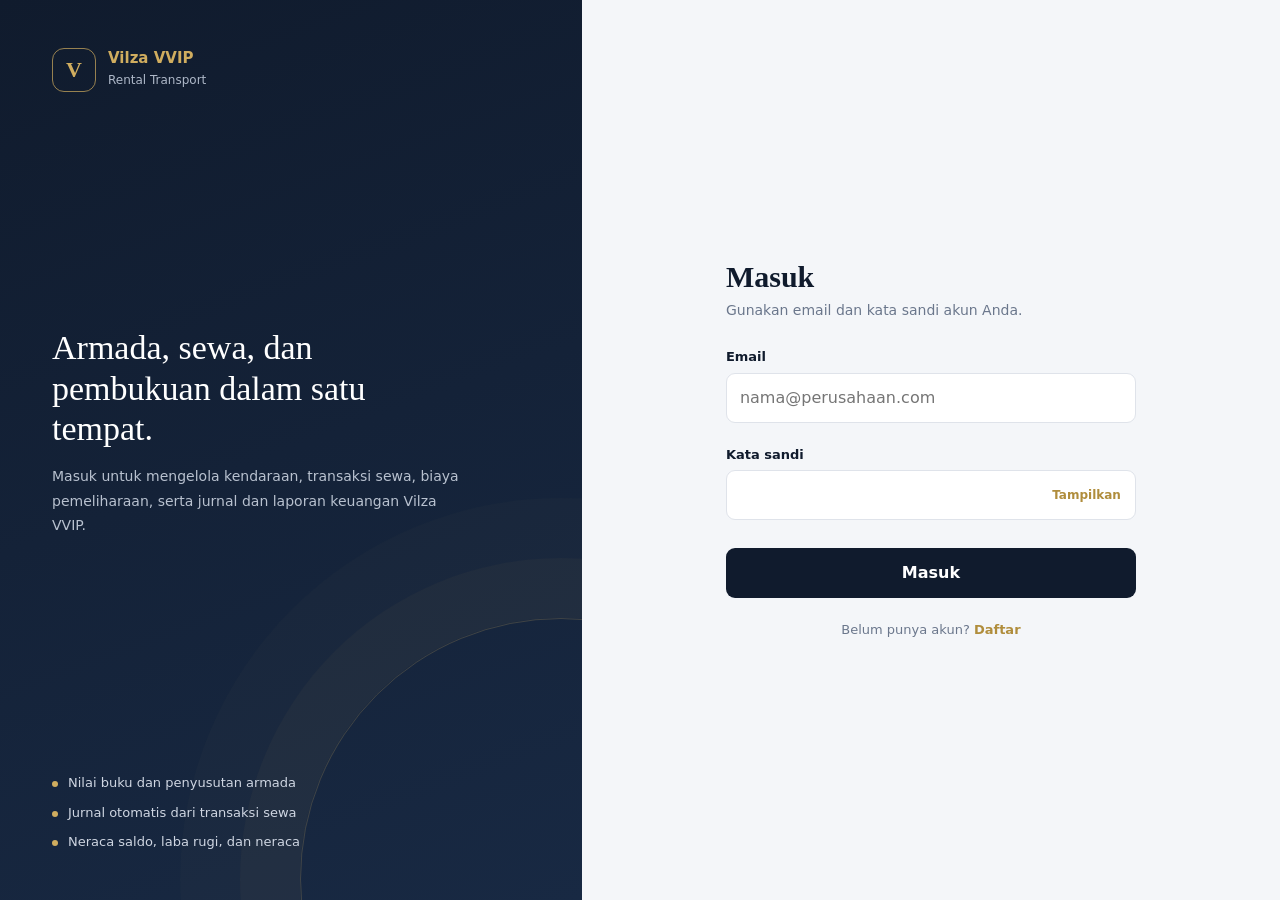
<file: index.html>
<!DOCTYPE html>
<html lang="id">
<head>
  <meta charset="UTF-8">
  <meta name="viewport" content="width=device-width, initial-scale=1">
  <meta name="theme-color" content="#101b2d">
  <title>Vilza VVIP Rental Transport - Dashboard</title>
  <link rel="stylesheet" href="style.css">
  <script src="auth.js"></script>
  <script>Auth.wajibMasuk();</script>
</head>
<body>
  <div id="splash" class="splash" aria-hidden="true">
    <div class="splash__glow"></div>
    <div class="splash__content">
      <div class="brand-mark">V</div>
      <div class="splash__eyebrow">VILZA VVIP</div>
      <h1>Rental Transport</h1>
      <p>Akuntansi persediaan armada</p>
      <div class="loader"><span></span></div>
    </div>
  </div>

  <aside class="sidebar">
    <div class="brand">
      <div class="brand__mark">V</div>
      <div>
        <h1>Vilza VVIP</h1>
        <p>Rental Transport</p>
      </div>
    </div>
    <div class="sidebar__label">Menu utama</div>
    <nav id="nav"></nav>
    <div class="sidebar__footer">
      <span class="status-dot"></span>
      <div class="user-meta">
        <strong id="userNama">Memuat...</strong>
        <small id="userRole"></small>
      </div>
      <button id="logoutBtn" class="logout" type="button">Keluar</button>
    </div>
  </aside>

  <main>
    <header class="topbar">
      <div>
        <div class="breadcrumb">VILZA VVIP / <span id="crumb">Dashboard</span></div>
        <h2 id="judul">Dashboard Armada</h2>
      </div>
      <div class="topbar__actions">
        <button id="refreshBtn" class="icon-button" title="Muat ulang data" aria-label="Muat ulang data">↻</button>
        <div class="avatar" id="avatar" title="Pengguna">V</div>
      </div>
    </header>
    <section id="app" aria-live="polite"></section>
  </main>

  <script src="script.js"></script>
  <script src="pembukuan.js"></script>
</body>
</html>
</file>
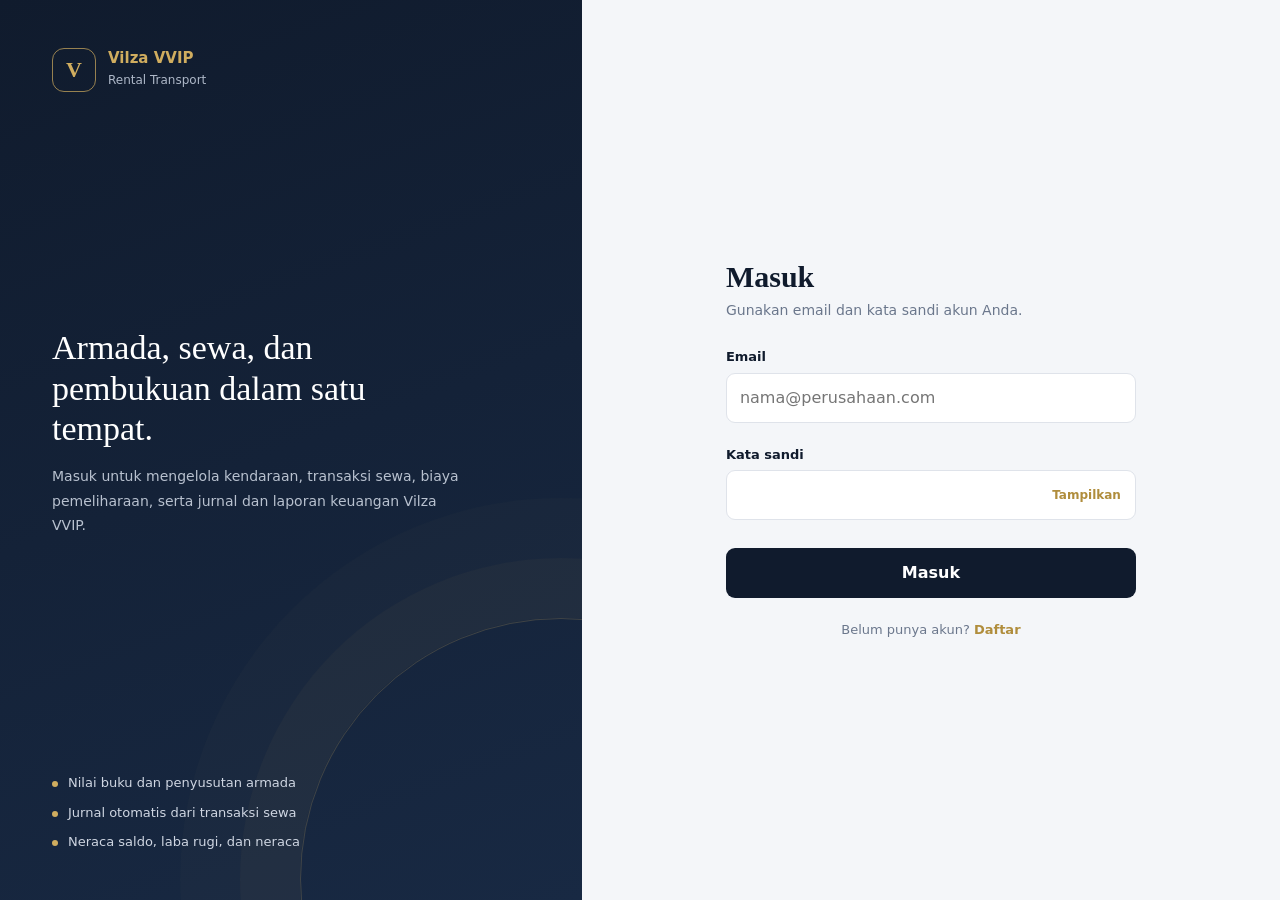
<file: login.html>
<!DOCTYPE html>
<html lang="id">
<head>
  <meta charset="UTF-8">
  <meta name="viewport" content="width=device-width, initial-scale=1">
  <meta name="theme-color" content="#101b2d">
  <title>Masuk - Vilza VVIP Rental Transport</title>
  <link rel="stylesheet" href="auth.css">
  <script src="auth.js"></script>
  <script>Auth.lewatiJikaMasuk();</script>
</head>
<body>
  <div class="auth">
    <aside class="auth__brand">
      <div class="auth__logo">
        <div class="auth__mark">V</div>
        <div><strong>Vilza VVIP</strong><span>Rental Transport</span></div>
      </div>
      <div class="auth__pesan">
        <h1>Armada, sewa, dan pembukuan dalam satu tempat.</h1>
        <p>Masuk untuk mengelola kendaraan, transaksi sewa, biaya pemeliharaan, serta jurnal dan laporan keuangan Vilza VVIP.</p>
      </div>
      <ul class="auth__fakta">
        <li>Nilai buku dan penyusutan armada</li>
        <li>Jurnal otomatis dari transaksi sewa</li>
        <li>Neraca saldo, laba rugi, dan neraca</li>
      </ul>
    </aside>

    <main class="auth__panel">
      <div class="auth__box">
        <h2>Masuk</h2>
        <p class="auth__sub">Gunakan email dan kata sandi akun Anda.</p>

        <form id="loginForm" novalidate>
          <div id="pesan" class="alert" role="alert" hidden></div>

          <div class="field">
            <label for="email">Email</label>
            <input id="email" name="email" type="email" autocomplete="email" inputmode="email" placeholder="nama@perusahaan.com" required>
            <div class="field__error" id="emailErr"></div>
          </div>

          <div class="field">
            <label for="sandi">Kata sandi</label>
            <div class="sandi">
              <input id="sandi" name="sandi" type="password" autocomplete="current-password" required>
              <button type="button" class="sandi__toggle" data-target="sandi" aria-controls="sandi">Tampilkan</button>
            </div>
            <div class="field__error" id="sandiErr"></div>
          </div>

          <button class="btn" id="kirim" type="submit">Masuk</button>
        </form>

        <p class="auth__alih">Belum punya akun? <a href="signup.html">Daftar</a></p>
      </div>
    </main>
  </div>
  <script src="auth-page.js"></script>
</body>
</html>
</file>
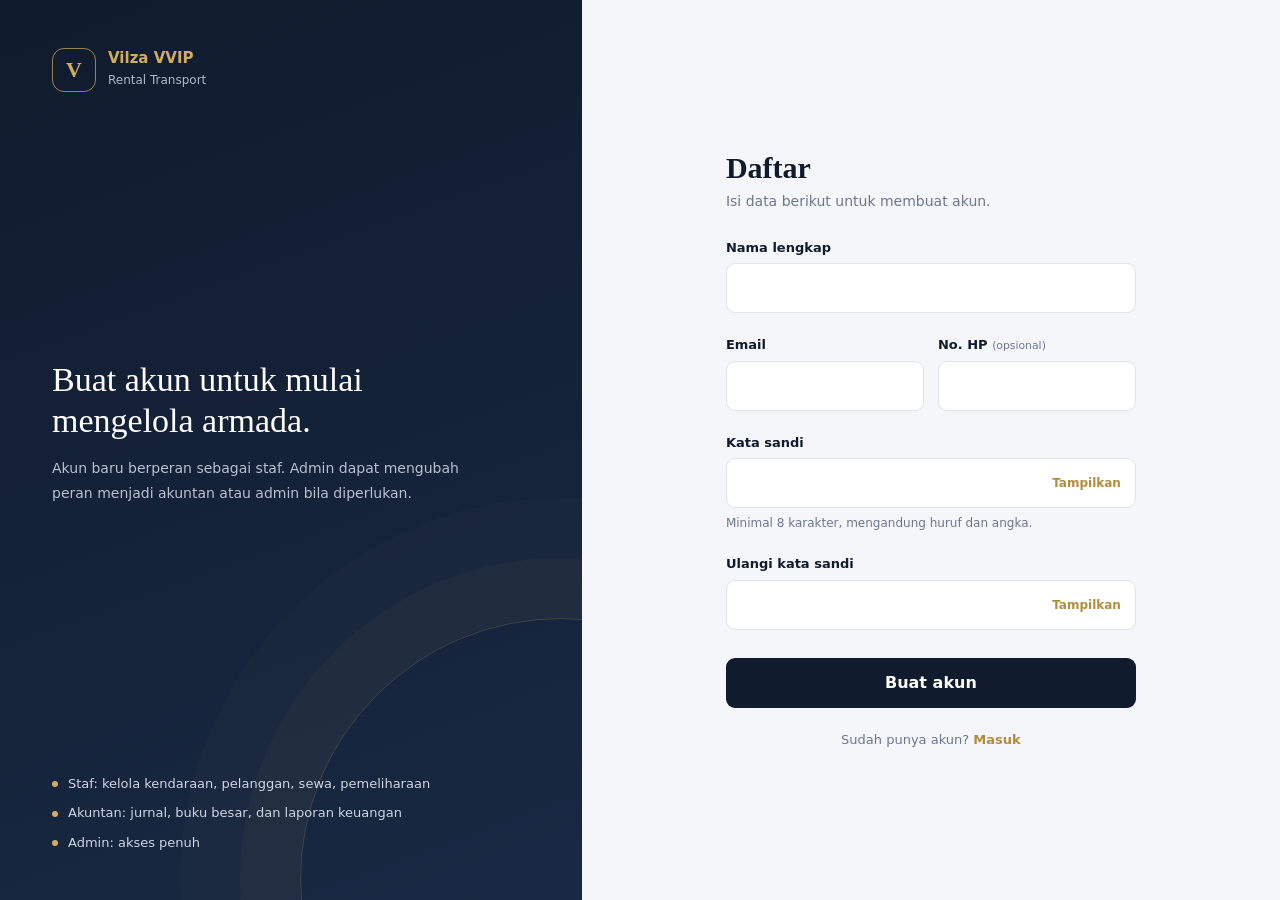
<file: signup.html>
<!DOCTYPE html>
<html lang="id">
<head>
  <meta charset="UTF-8">
  <meta name="viewport" content="width=device-width, initial-scale=1">
  <meta name="theme-color" content="#101b2d">
  <title>Daftar - Vilza VVIP Rental Transport</title>
  <link rel="stylesheet" href="auth.css">
  <script src="auth.js"></script>
  <script>Auth.lewatiJikaMasuk();</script>
</head>
<body>
  <div class="auth">
    <aside class="auth__brand">
      <div class="auth__logo">
        <div class="auth__mark">V</div>
        <div><strong>Vilza VVIP</strong><span>Rental Transport</span></div>
      </div>
      <div class="auth__pesan">
        <h1>Buat akun untuk mulai mengelola armada.</h1>
        <p>Akun baru berperan sebagai staf. Admin dapat mengubah peran menjadi akuntan atau admin bila diperlukan.</p>
      </div>
      <ul class="auth__fakta">
        <li>Staf: kelola kendaraan, pelanggan, sewa, pemeliharaan</li>
        <li>Akuntan: jurnal, buku besar, dan laporan keuangan</li>
        <li>Admin: akses penuh</li>
      </ul>
    </aside>

    <main class="auth__panel">
      <div class="auth__box">
        <h2>Daftar</h2>
        <p class="auth__sub">Isi data berikut untuk membuat akun.</p>

        <form id="signupForm" novalidate>
          <div id="pesan" class="alert" role="alert" hidden></div>

          <div class="field">
            <label for="nama">Nama lengkap</label>
            <input id="nama" name="nama" type="text" autocomplete="name" required>
            <div class="field__error" id="namaErr"></div>
          </div>

          <div class="baris-2">
            <div class="field">
              <label for="email">Email</label>
              <input id="email" name="email" type="email" autocomplete="email" inputmode="email" required>
              <div class="field__error" id="emailErr"></div>
            </div>
            <div class="field">
              <label for="hp">No. HP <small>(opsional)</small></label>
              <input id="hp" name="hp" type="tel" autocomplete="tel" inputmode="tel">
              <div class="field__error" id="hpErr"></div>
            </div>
          </div>

          <div class="field">
            <label for="sandi">Kata sandi</label>
            <div class="sandi">
              <input id="sandi" name="sandi" type="password" autocomplete="new-password" minlength="8" required>
              <button type="button" class="sandi__toggle" data-target="sandi" aria-controls="sandi">Tampilkan</button>
            </div>
            <div class="field__hint">Minimal 8 karakter, mengandung huruf dan angka.</div>
            <div class="field__error" id="sandiErr"></div>
          </div>

          <div class="field">
            <label for="sandi2">Ulangi kata sandi</label>
            <div class="sandi">
              <input id="sandi2" name="sandi2" type="password" autocomplete="new-password" required>
              <button type="button" class="sandi__toggle" data-target="sandi2" aria-controls="sandi2">Tampilkan</button>
            </div>
            <div class="field__error" id="sandi2Err"></div>
          </div>

          <button class="btn" id="kirim" type="submit">Buat akun</button>
        </form>

        <p class="auth__alih">Sudah punya akun? <a href="login.html">Masuk</a></p>
      </div>
    </main>
  </div>
  <script src="auth-page.js"></script>
</body>
</html>
</file>
<file: style.css>
:root {
  --tinta:#101b2d;
  --tinta-2:#182943;
  --kuningan:#b08d3c;
  --kuningan-2:#d0ad5f;
  --latar:#f4f6f9;
  --garis:#e1e5eb;
  --putih:#fff;
  --teks:#263246;
  --muted:#738096;
  --success:#23845a;
  --danger:#bd4b4b;
  --shadow:0 12px 32px rgba(16,27,45,.07);
}
*{box-sizing:border-box}
html{scroll-behavior:smooth}
body{margin:0;display:flex;min-height:100vh;font-family:'Manrope','Segoe UI',system-ui,sans-serif;background:var(--latar);color:var(--teks)}
button,input,select{font:inherit}
button{cursor:pointer}
.splash{position:fixed;inset:0;z-index:9999;display:grid;place-items:center;background:var(--tinta);color:#fff;overflow:hidden;transition:opacity .65s ease,visibility .65s ease}
.splash.is-hidden{opacity:0;visibility:hidden;pointer-events:none}
.splash__glow{position:absolute;width:55vw;height:55vw;border-radius:50%;background:radial-gradient(circle,rgba(176,141,60,.24),transparent 65%);animation:pulseGlow 2.4s ease-in-out infinite}
.splash__content{position:relative;text-align:center;animation:splashUp .8s ease both}
.brand-mark,.splash__content .brand-mark{width:66px;height:66px;margin:0 auto 18px;display:grid;place-items:center;border:1px solid rgba(208,173,95,.7);border-radius:18px;color:var(--kuningan-2);font:700 30px Georgia,serif;box-shadow:0 0 45px rgba(176,141,60,.16)}
.splash__eyebrow{font-size:11px;letter-spacing:.3em;color:var(--kuningan-2);font-weight:800}
.splash h1{margin:8px 0 4px;font:600 34px Georgia,serif}
.splash p{margin:0;color:#b9c0cb;font-size:13px}
.loader{width:150px;height:3px;margin:30px auto 0;background:rgba(255,255,255,.12);overflow:hidden;border-radius:99px}
.loader span{display:block;width:45%;height:100%;background:var(--kuningan-2);animation:loading 1.1s ease-in-out infinite}
@keyframes loading{0%{transform:translateX(-120%)}100%{transform:translateX(340%)}}
@keyframes pulseGlow{50%{transform:scale(1.08);opacity:.7}}
@keyframes splashUp{from{opacity:0;transform:translateY(18px)}to{opacity:1;transform:none}}
.sidebar{width:252px;position:sticky;top:0;height:100vh;background:var(--tinta);color:#e8e6df;padding:24px 18px;flex-shrink:0;display:flex;flex-direction:column;box-shadow:8px 0 30px rgba(16,27,45,.08);z-index:10}
.brand{display:flex;gap:11px;align-items:center;padding:4px 6px 26px;border-bottom:1px solid rgba(255,255,255,.08)}
.brand__mark{width:38px;height:38px;display:grid;place-items:center;border:1px solid rgba(208,173,95,.65);border-radius:11px;color:var(--kuningan-2);font:700 19px Georgia,serif}
.brand h1{font-size:16px;line-height:1.1;margin:0;color:var(--kuningan-2)}
.brand p{margin:3px 0 0;font-size:11px;opacity:.58}
.sidebar__label{text-transform:uppercase;letter-spacing:.12em;font-size:10px;font-weight:800;opacity:.4;margin:26px 10px 8px}
nav{display:grid;gap:4px}
nav button{display:flex;align-items:center;gap:10px;width:100%;text-align:left;background:none;border:0;border-left:3px solid transparent;color:inherit;padding:11px 12px;border-radius:0 8px 8px 0;font-size:13px;transition:.2s ease}
nav button:hover{background:#192942;transform:translateX(2px)}
nav button.aktif{border-left-color:var(--kuningan-2);background:#1b2a42;font-weight:800;color:#fff}
nav button .nav-icon{width:22px;text-align:center;opacity:.8}
.sidebar__footer{margin-top:auto;border-top:1px solid rgba(255,255,255,.08);padding:16px 8px 2px;font-size:11px;opacity:.65;display:flex;gap:8px;align-items:center}
.status-dot{width:7px;height:7px;border-radius:50%;background:#4fc08d;box-shadow:0 0 0 4px rgba(79,192,141,.1)}
main{flex:1;min-width:0;padding:0 32px 42px}
.topbar{min-height:112px;display:flex;align-items:center;justify-content:space-between;gap:20px}
.breadcrumb{text-transform:uppercase;letter-spacing:.11em;font-size:9px;font-weight:800;color:var(--muted);margin-bottom:6px}
.breadcrumb span{color:var(--kuningan)}
h2{margin:0;font:600 28px Georgia,serif;color:var(--tinta)}
.topbar__actions{display:flex;align-items:center;gap:10px}
.icon-button{width:40px;height:40px;border:1px solid var(--garis);background:#fff;border-radius:10px;color:var(--tinta);font-size:20px;transition:.2s}
.icon-button:hover{transform:rotate(90deg);box-shadow:var(--shadow)}
.avatar{width:40px;height:40px;border-radius:50%;background:var(--tinta);color:var(--kuningan-2);display:grid;place-items:center;font-weight:800;border:2px solid #fff;box-shadow:0 0 0 1px var(--garis)}
.page-enter{animation:pageEnter .45s ease both}
@keyframes pageEnter{from{opacity:0;transform:translateY(10px)}to{opacity:1;transform:none}}
.hero{background:linear-gradient(120deg,#101b2d,#1b2d48);border-radius:16px;padding:24px;color:#fff;position:relative;overflow:hidden;margin-bottom:18px;box-shadow:var(--shadow)}
.hero:after{content:"";position:absolute;width:260px;height:260px;border:1px solid rgba(208,173,95,.2);border-radius:50%;right:-100px;top:-150px;box-shadow:0 0 0 35px rgba(208,173,95,.03),0 0 0 70px rgba(208,173,95,.02)}
.hero__eyebrow{color:var(--kuningan-2);font-size:10px;font-weight:800;letter-spacing:.18em;text-transform:uppercase}
.hero h3{font:500 25px Georgia,serif;margin:7px 0 5px;max-width:650px}
.hero p{margin:0;color:#b8c1cf;font-size:12px;max-width:600px;line-height:1.7}
.kartu{display:grid;grid-template-columns:repeat(6,minmax(150px,1fr));gap:12px;margin-bottom:18px}
.kartu div{background:var(--putih);border:1px solid var(--garis);border-radius:12px;padding:15px;box-shadow:0 4px 16px rgba(16,27,45,.03);animation:cardIn .45s ease both}
.kartu div:nth-child(2){animation-delay:.04s}.kartu div:nth-child(3){animation-delay:.08s}.kartu div:nth-child(4){animation-delay:.12s}.kartu div:nth-child(5){animation-delay:.16s}.kartu div:nth-child(6){animation-delay:.2s}
@keyframes cardIn{from{opacity:0;transform:translateY(8px)}to{opacity:1;transform:none}}
.kartu small{color:var(--muted);display:block;margin-bottom:7px;font-size:10px;font-weight:700;text-transform:uppercase;letter-spacing:.04em}
.kartu b{font-size:17px;color:var(--tinta)}
.kartu .accent b{color:var(--success)}
.dashboard-grid{display:grid;grid-template-columns:1.35fr .85fr;gap:14px;margin-bottom:14px}
.panel{background:#fff;border:1px solid var(--garis);border-radius:12px;padding:18px;box-shadow:0 4px 16px rgba(16,27,45,.03)}
.panel__head{display:flex;justify-content:space-between;align-items:center;gap:12px;margin-bottom:14px}
.panel__head h3{font-size:14px;margin:0;color:var(--tinta)}
.panel__head small{color:var(--muted);font-size:10px}
.bar-chart{height:190px;display:flex;align-items:end;gap:12px;padding:8px 4px 0;border-bottom:1px solid var(--garis)}
.bar-item{height:100%;flex:1;display:flex;align-items:end;justify-content:center;position:relative;min-width:24px}
.bar{width:min(42px,70%);height:var(--h);min-height:4px;border-radius:7px 7px 2px 2px;background:linear-gradient(180deg,var(--kuningan-2),var(--kuningan));animation:barRise .7s ease both;transform-origin:bottom}
@keyframes barRise{from{transform:scaleY(0)}to{transform:scaleY(1)}}
.bar-item span{position:absolute;bottom:-23px;font-size:9px;color:var(--muted);font-weight:700}
.donut-wrap{display:flex;align-items:center;gap:20px;min-height:190px}
.donut{width:145px;height:145px;border-radius:50%;position:relative;background:conic-gradient(var(--kuningan) var(--available),#53667f var(--available) var(--rented),#d7dce3 var(--rented) 100%);display:grid;place-items:center;flex-shrink:0}
.donut:after{content:"";width:92px;height:92px;border-radius:50%;background:#fff;position:absolute}
.donut b{position:relative;z-index:1;font-size:24px;color:var(--tinta)}
.legend{display:grid;gap:10px;font-size:11px;color:var(--muted)}
.legend div{display:flex;gap:8px;align-items:center}.legend i{width:8px;height:8px;border-radius:50%;display:block}.legend i.a{background:var(--kuningan)}.legend i.b{background:#53667f}.legend i.c{background:#d7dce3}
.quick-grid{display:grid;grid-template-columns:repeat(4,1fr);gap:10px}
.quick{border:1px solid var(--garis);background:#fff;border-radius:10px;padding:14px;text-align:left;transition:.2s}.quick:hover{border-color:#c7b07a;transform:translateY(-2px);box-shadow:var(--shadow)}.quick strong{display:block;font-size:12px;color:var(--tinta);margin-bottom:4px}.quick span{font-size:10px;color:var(--muted)}
.search-row{display:flex;justify-content:space-between;align-items:center;gap:12px;margin-bottom:12px}.search-row input{max-width:300px}
form{background:var(--putih);border:1px solid var(--garis);border-radius:12px;padding:16px;margin-bottom:16px;display:grid;grid-template-columns:repeat(auto-fit,minmax(170px,1fr));gap:12px;align-items:end;box-shadow:0 4px 16px rgba(16,27,45,.03)}
label{display:flex;flex-direction:column;gap:5px;font-size:12px;font-weight:700;color:var(--teks)}
input,select{padding:9px 10px;border:1px solid var(--garis);border-radius:7px;font:inherit;background:#fff;color:var(--teks);outline:none;transition:.2s}input:focus,select:focus{border-color:var(--kuningan);box-shadow:0 0 0 3px rgba(176,141,60,.1)}
button.utama{background:var(--kuningan);color:#fff;border:0;padding:10px 14px;border-radius:7px;font:inherit;font-weight:800;cursor:pointer;transition:.2s}button.utama:hover{background:#98772f;transform:translateY(-1px)}
button.kecil{border:1px solid var(--garis);background:#fff;padding:5px 8px;border-radius:5px;cursor:pointer;font:inherit;font-size:11px;transition:.15s}button.kecil:hover{border-color:var(--kuningan);color:var(--kuningan)}
.tabel{overflow-x:auto;background:var(--putih);border:1px solid var(--garis);border-radius:12px;box-shadow:0 4px 16px rgba(16,27,45,.03)}
table{width:100%;border-collapse:collapse;font-size:12px}th,td{padding:11px 12px;text-align:left;border-bottom:1px solid var(--garis);white-space:nowrap}th{background:#f8f9fb;color:var(--muted);font-size:10px;text-transform:uppercase;letter-spacing:.04em}tbody tr{transition:.15s}tbody tr:hover{background:#fbfcfd}tfoot td{font-weight:800;background:#f7f8fa}.angka{text-align:right}.empty{text-align:center;padding:30px!important;color:var(--muted)}.error-box{padding:18px;background:#fff1f1;border:1px solid #f0cccc;color:#8d3333;border-radius:10px}
.loading{padding:30px;text-align:center;color:var(--muted)}.spinner{display:inline-block;width:22px;height:22px;border:2px solid var(--garis);border-top-color:var(--kuningan);border-radius:50%;animation:spin .8s linear infinite;vertical-align:middle;margin-right:8px}@keyframes spin{to{transform:rotate(360deg)}}
@media(max-width:1100px){.kartu{grid-template-columns:repeat(3,1fr)}.dashboard-grid{grid-template-columns:1fr}.quick-grid{grid-template-columns:repeat(2,1fr)}}
@media(max-width:760px){body{flex-direction:column}.sidebar{position:relative;width:auto;height:auto;padding:15px}.brand{border:0;padding-bottom:12px}.sidebar__label,.sidebar__footer{display:none}nav{display:flex;overflow-x:auto;padding-bottom:3px}nav button{width:auto;flex:0 0 auto;border-left:0;border-bottom:3px solid transparent;border-radius:8px;padding:9px 10px}nav button.aktif{border-left:0;border-bottom-color:var(--kuningan-2)}main{padding:0 14px 28px}.topbar{min-height:90px}.topbar__actions{display:none}.kartu{grid-template-columns:repeat(2,1fr)}.quick-grid{grid-template-columns:1fr 1fr}.donut-wrap{flex-direction:column;align-items:flex-start}.search-row{align-items:stretch;flex-direction:column}.search-row input{max-width:none;width:100%}}
@media(max-width:430px){.kartu{grid-template-columns:1fr 1fr}.quick-grid{grid-template-columns:1fr}.hero h3{font-size:21px}}

/* ===== Pengguna, keluar, dan menu pembukuan ===== */
.sidebar__footer .user-meta{min-width:0;flex:1;display:grid;line-height:1.3}
.sidebar__footer .user-meta strong{font-size:12px;color:#fff;white-space:nowrap;overflow:hidden;text-overflow:ellipsis}
.sidebar__footer .user-meta small{font-size:10px;color:var(--kuningan-2)}
.sidebar__footer{opacity:1}
.logout{background:none;border:1px solid rgba(255,255,255,.18);color:#d9dee7;border-radius:7px;padding:6px 10px;font-size:11px;font-weight:700;transition:.2s}
.logout:hover{border-color:var(--kuningan-2);color:var(--kuningan-2)}
.logout:focus-visible,nav button:focus-visible{outline:2px solid var(--kuningan-2);outline-offset:2px}
.nav-label{text-transform:uppercase;letter-spacing:.12em;font-size:10px;font-weight:800;opacity:.4;margin:20px 10px 6px}
.info-box{padding:12px 14px;margin-bottom:14px;background:#f3f6fb;border:1px solid #dbe3ef;border-radius:10px;color:var(--teks);font-size:12px}
.info-box--err{background:#fff1f1;border-color:#f0cccc;color:#8d3333}
.info-box[hidden]{display:none}

/* ===== Pembukuan ===== */
.badge{display:inline-block;margin-left:6px;padding:2px 7px;border-radius:99px;background:#eef1f6;color:var(--muted);font-size:10px;font-weight:700;vertical-align:middle}
.badge--balik{background:#fbf3df;color:#8a6a1f}
.jform{display:grid;gap:14px}
.jform__atas{display:flex;flex-wrap:wrap;gap:12px;align-items:end}
.jform__ket{flex:1;min-width:220px}
.jform__aksi{display:flex;gap:10px;justify-content:space-between;align-items:center}
.jform__aksi .utama:disabled{opacity:.45;cursor:not-allowed;transform:none}
.jlines td{padding:8px 10px}
.jlines select,.jlines input{width:100%;min-width:130px}
.jlines input.angka{text-align:right}
.jlines th.angka,.jlines td.angka{text-align:right}
.jstatus{display:inline-block;margin-left:8px;padding:2px 8px;border-radius:99px;font-size:10px;font-weight:800}
.jstatus--ok{background:#e6f5ed;color:var(--success)}
.jstatus--no{background:#fdeeee;color:var(--danger)}
.filter-row{display:flex;flex-wrap:wrap;gap:12px;align-items:end;margin-bottom:12px}
.filter-row--atas{margin-bottom:14px}
.filter-row__cari{flex:1;min-width:200px}
tr.jh td{background:#f8f9fb;font-weight:700;border-top:1px solid var(--garis)}
tr.jd td{font-weight:500;color:var(--teks);border-bottom-color:#f0f2f6}
td.jd__akun{padding-left:28px}
td.jd__akun--kredit{padding-left:52px}
tr.sub td{font-weight:800;background:#f7f8fa}
tr.grand td{font-weight:800;font-size:13px;background:var(--tinta);color:#fff;border-bottom:0}
tr.grand--rugi td{background:#7c2f2f}
.lap table{max-width:720px}
.lap td{white-space:normal}
.lap__kop td{font:600 15px Georgia,serif;color:var(--tinta);background:#fff;padding:14px 12px}
.lap__judul td{font-weight:800;color:var(--kuningan);background:#fff;padding-top:16px}
.lap__indent{padding-left:28px!important}
.empty-inline{color:var(--muted);font-style:italic}
@media(max-width:760px){.sidebar__footer{display:flex!important}.nav-label{display:none}}
</file>
<file: auth.css>
:root {
  --tinta: #101b2d;
  --tinta-2: #182943;
  --kuningan: #b08d3c;
  --kuningan-2: #d0ad5f;
  --latar: #f4f6f9;
  --garis: #dfe3ea;
  --teks: #263246;
  --muted: #6b778c;
  --success: #1f7a53;
  --danger: #a93f3f;
}
* { box-sizing: border-box; }
html { min-height: 100%; }
body {
  margin: 0;
  min-height: 100vh;
  font-family: 'Manrope', 'Segoe UI', system-ui, sans-serif;
  background: var(--latar);
  color: var(--teks);
  line-height: 1.5;
}
button, input { font: inherit; }

.auth {
  min-height: 100vh;
  display: grid;
  grid-template-columns: minmax(320px, 5fr) minmax(0, 6fr);
}

/* Panel merek di kiri */
.auth__brand {
  position: relative;
  overflow: hidden;
  background: linear-gradient(160deg, var(--tinta) 0%, var(--tinta-2) 100%);
  color: #fff;
  padding: 48px 52px;
  display: flex;
  flex-direction: column;
  justify-content: space-between;
}
.auth__brand::after {
  content: "";
  position: absolute;
  width: 520px;
  height: 520px;
  right: -240px;
  bottom: -240px;
  border: 1px solid rgba(208, 173, 95, .22);
  border-radius: 50%;
  box-shadow: 0 0 0 60px rgba(208, 173, 95, .035), 0 0 0 120px rgba(208, 173, 95, .02);
  pointer-events: none;
}
.auth__logo { display: flex; align-items: center; gap: 12px; position: relative; z-index: 1; }
.auth__mark {
  width: 44px; height: 44px;
  display: grid; place-items: center;
  border: 1px solid rgba(208, 173, 95, .7);
  border-radius: 12px;
  color: var(--kuningan-2);
  font: 700 22px Georgia, serif;
}
.auth__logo strong { font-size: 15px; color: var(--kuningan-2); display: block; line-height: 1.2; }
.auth__logo span { font-size: 12px; color: #aeb8c8; }

.auth__pesan { position: relative; z-index: 1; max-width: 420px; }
.auth__pesan h1 { margin: 0 0 14px; font: 500 34px/1.2 Georgia, serif; }
.auth__pesan p { margin: 0; color: #b8c1cf; font-size: 14px; line-height: 1.75; }

.auth__fakta { position: relative; z-index: 1; margin: 0; padding: 0; list-style: none; display: grid; gap: 10px; font-size: 13px; color: #cfd6e2; }
.auth__fakta li { padding-left: 16px; position: relative; }
.auth__fakta li::before { content: ""; position: absolute; left: 0; top: .6em; width: 6px; height: 6px; border-radius: 50%; background: var(--kuningan-2); }

/* Panel formulir di kanan */
.auth__panel { display: grid; place-items: center; padding: 40px 24px; }
.auth__box { width: 100%; max-width: 410px; }
.auth__box h2 { margin: 0 0 6px; font: 600 30px Georgia, serif; color: var(--tinta); }
.auth__sub { margin: 0 0 26px; color: var(--muted); font-size: 14px; }

.auth form { display: grid; gap: 16px; background: none; border: 0; padding: 0; box-shadow: none; }
.field { display: grid; gap: 6px; }
.field label { font-size: 13px; font-weight: 700; color: var(--tinta); }
.field label small { font-weight: 500; color: var(--muted); }
.field input {
  width: 100%;
  padding: 12px 13px;
  border: 1px solid var(--garis);
  border-radius: 9px;
  background: #fff;
  color: var(--teks);
  outline: none;
  transition: border-color .2s, box-shadow .2s;
}
.field input:hover { border-color: #c9cfda; }
.field input:focus { border-color: var(--kuningan); box-shadow: 0 0 0 3px rgba(176, 141, 60, .18); }
.field input[aria-invalid="true"] { border-color: var(--danger); }
.field__hint { font-size: 12px; color: var(--muted); }
.field__error { font-size: 12px; color: var(--danger); min-height: 0; }

.sandi { position: relative; }
.sandi input { padding-right: 96px; }
.sandi__toggle {
  position: absolute; right: 6px; top: 50%; transform: translateY(-50%);
  border: 0; background: none; color: var(--kuningan);
  font-size: 12px; font-weight: 800; padding: 7px 9px; border-radius: 6px; cursor: pointer;
}
.sandi__toggle:hover { background: rgba(176, 141, 60, .1); }
.sandi__toggle:focus-visible, .btn:focus-visible, .auth a:focus-visible { outline: 3px solid rgba(176, 141, 60, .45); outline-offset: 2px; }

.btn {
  margin-top: 6px;
  width: 100%;
  border: 0;
  padding: 13px 16px;
  border-radius: 9px;
  background: var(--tinta);
  color: #fff;
  font-weight: 800;
  cursor: pointer;
  transition: background .2s, transform .15s;
}
.btn:hover { background: var(--tinta-2); }
.btn:active { transform: translateY(1px); }
.btn:disabled { opacity: .65; cursor: progress; }

.alert { padding: 12px 14px; border-radius: 9px; font-size: 13px; line-height: 1.55; border: 1px solid transparent; }
.alert[hidden] { display: none; }
.alert--error { background: #fff1f1; border-color: #f0cccc; color: #8d3333; }
.alert--ok { background: #eef8f2; border-color: #c6e6d4; color: #1c5f40; }

.auth__alih { margin: 22px 0 0; font-size: 13px; color: var(--muted); text-align: center; }
.auth__alih a { color: var(--kuningan); font-weight: 800; text-decoration: none; }
.auth__alih a:hover { text-decoration: underline; }

.baris-2 { display: grid; grid-template-columns: 1fr 1fr; gap: 14px; }

@media (max-width: 860px) {
  .auth { grid-template-columns: 1fr; }
  .auth__brand { padding: 26px 24px; gap: 18px; }
  .auth__pesan h1 { font-size: 24px; margin-bottom: 8px; }
  .auth__pesan p, .auth__fakta { display: none; }
  .auth__panel { padding: 28px 18px 40px; align-items: start; }
}
@media (max-width: 460px) {
  .baris-2 { grid-template-columns: 1fr; }
}
@media (prefers-reduced-motion: reduce) {
  * { transition: none !important; animation: none !important; }
}
</file>
